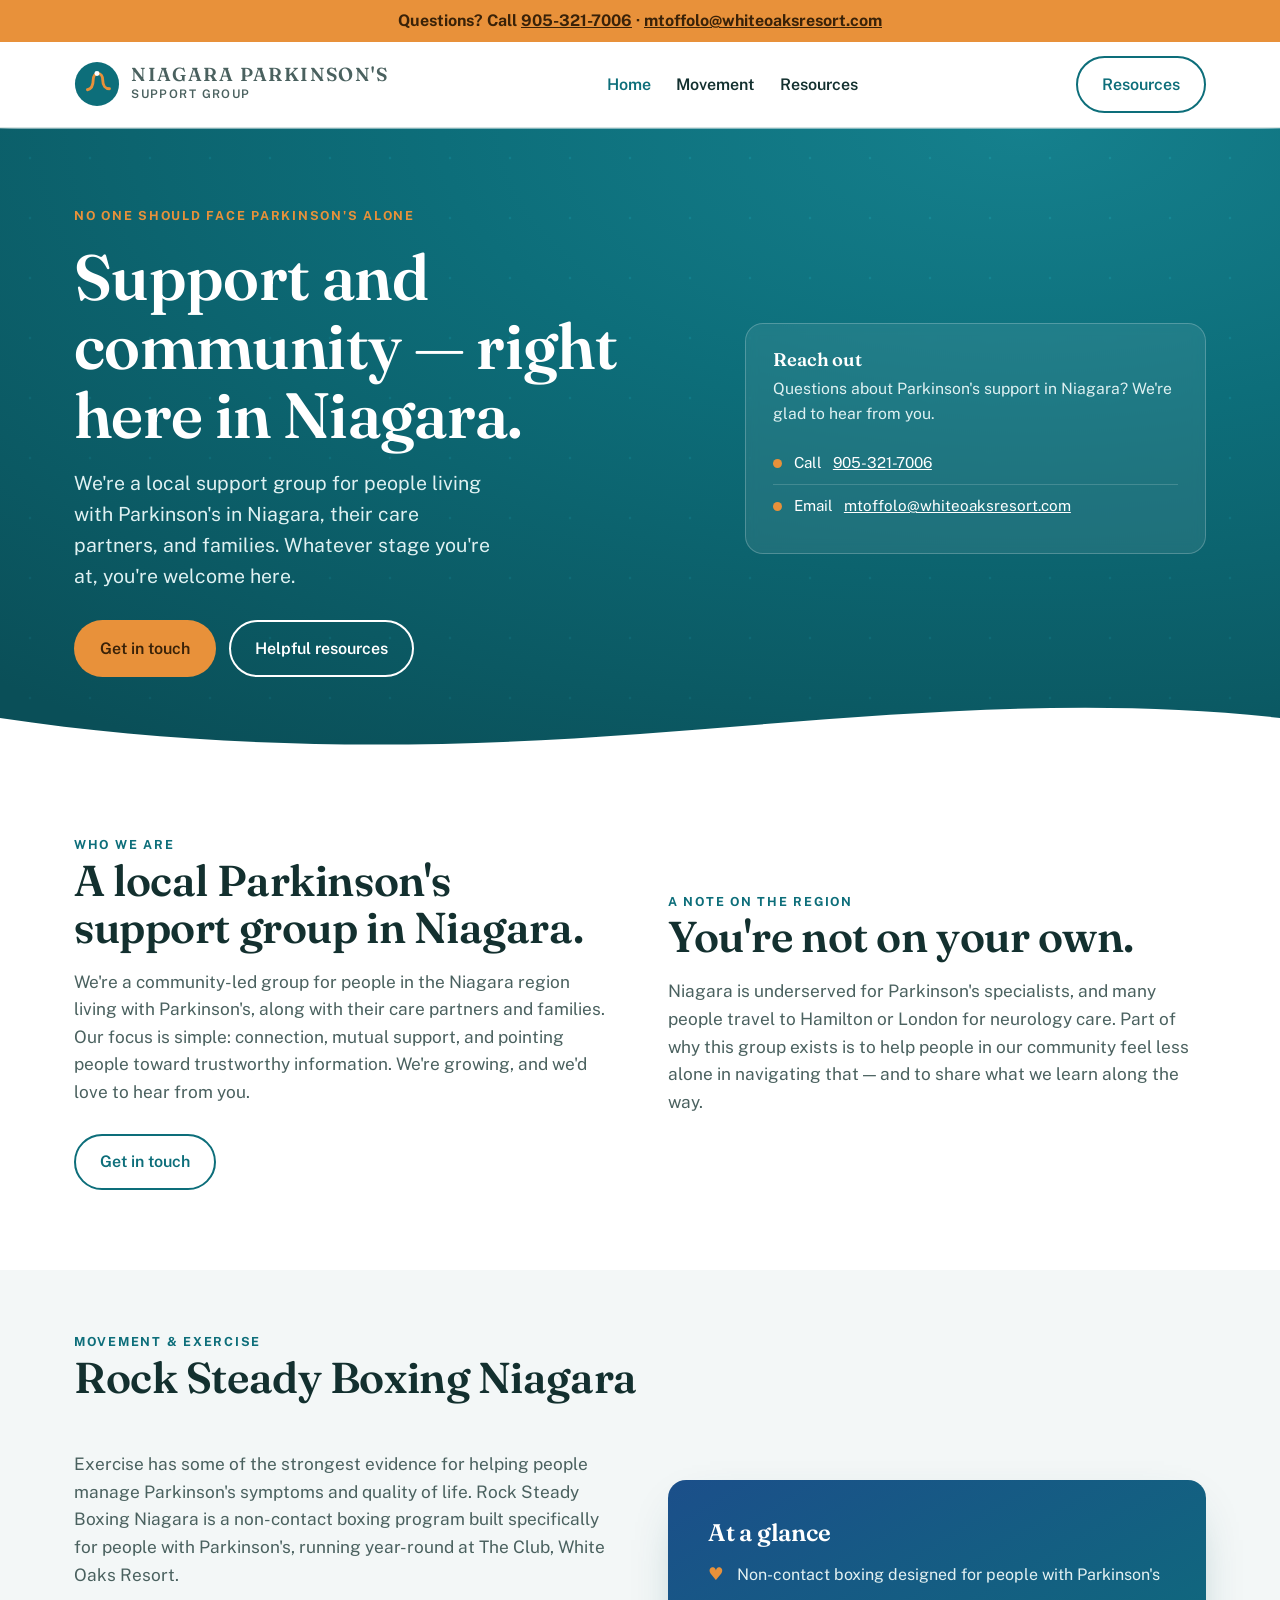
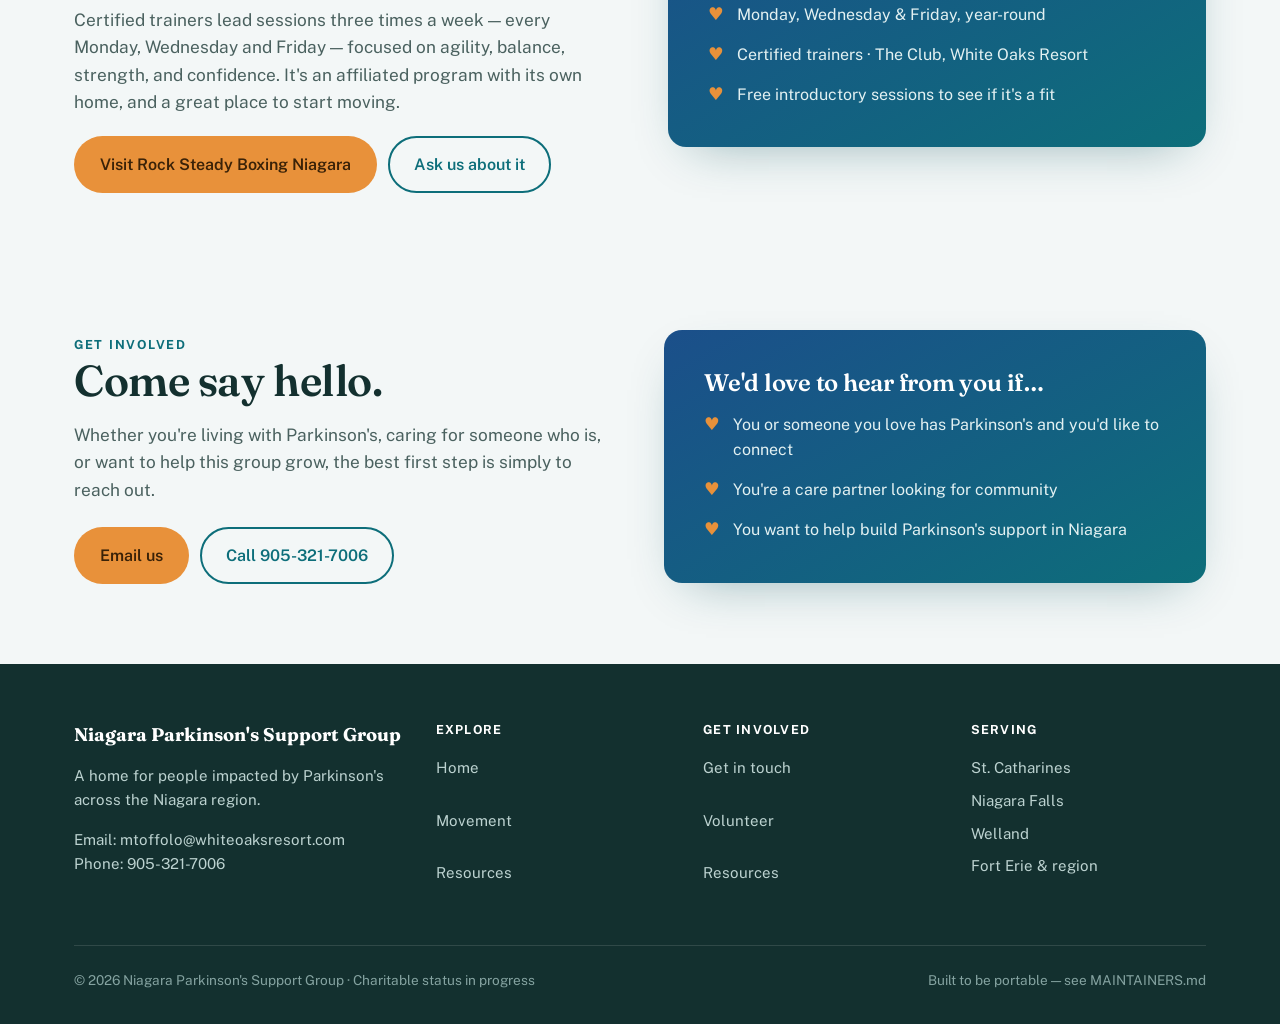
<file: index.html>
<!DOCTYPE html>
<html lang="en">
<head>
<meta charset="UTF-8">
<meta name="viewport" content="width=device-width, initial-scale=1">
<title>Niagara Parkinson's Support Group</title>
<meta name="description" content="A home for people in the Niagara region living with Parkinson's — support, movement, and trusted resources across St. Catharines, Niagara Falls, and Welland.">
<link rel="canonical" href="https://parkinsonsniagara.ca/">
<meta property="og:type" content="website">
<meta property="og:site_name" content="Niagara Parkinson's Support Group">
<meta property="og:title" content="Niagara Parkinson's Support Group">
<meta property="og:description" content="A local support group for people living with Parkinson's in Niagara, their care partners, and families.">
<meta property="og:url" content="https://parkinsonsniagara.ca/">
<meta name="twitter:card" content="summary">
<link rel="preconnect" href="https://fonts.googleapis.com">
<link rel="preconnect" href="https://fonts.gstatic.com" crossorigin>
<link href="https://fonts.googleapis.com/css2?family=Fraunces:opsz,wght@9..144,400;9..144,500;9..144,600;9..144,700&family=Public+Sans:wght@400;500;600;700&display=swap" rel="stylesheet">
<link rel="stylesheet" href="/assets/css/styles.css">
</head>
<body>
<a href="#main" class="skip-link">Skip to content</a>

<!-- Contact always visible without scrolling -->
<div class="contactbar">
  Questions? Call <a href="tel:9053217006">905-321-7006</a> ·
  <a href="mailto:mtoffolo@whiteoaksresort.com">mtoffolo@whiteoaksresort.com</a>
</div>

<header class="main"><div class="wrap">
  <div class="nav" id="nav">
    <a class="brand" href="/index.html">
      <svg class="mark" viewBox="0 0 48 48" fill="none" aria-hidden="true">
        <circle cx="24" cy="24" r="23" fill="#0d6e7a"/>
        <path d="M14 30c4-1 6-5 6-10 0-4 2-7 5-7s5 3 5 7c0 6 3 9 7 9" stroke="#e8913a" stroke-width="3" stroke-linecap="round" fill="none"/>
        <circle cx="24" cy="13" r="2.6" fill="#fff"/>
      </svg>
      <span class="brand-text"><b>Niagara Parkinson's</b><span>Support Group</span></span>
    </a>
    <nav class="navlinks" aria-label="Main">
      <a href="/index.html">Home</a>
      <a href="/index.html#movement">Movement</a>
      <a href="/resources.html">Resources</a>
    </nav>
    <div class="nav-cta">
      <a href="/resources.html" class="btn btn-outline">Resources</a>
      <button class="menu-btn" aria-label="Open menu" aria-expanded="false"
        onclick="var n=document.getElementById('nav');var o=n.classList.toggle('open');this.setAttribute('aria-expanded',o)">
        <svg viewBox="0 0 24 24" fill="none" stroke="#0d6e7a" stroke-width="2" aria-hidden="true"><path d="M3 6h18M3 12h18M3 18h18"/></svg>
      </button>
    </div>
  </div>
</div></header>
<main id="main">
<section class="hero" id="top">
  <div class="wrap">
    <div>
      <span class="eyebrow">No one should face Parkinson's alone</span>
      <h1>Support and community — right here in Niagara.</h1>
      <p class="lead">We're a local support group for people living with Parkinson's in Niagara, their care partners, and families. Whatever stage you're at, you're welcome here.</p>
      <div class="hero-cta">
        <a href="#connect" class="btn btn-primary">Get in touch</a>
        <a href="/resources.html" class="btn btn-ghost">Helpful resources</a>
      </div>
    </div>
    <div class="hero-card" aria-label="Get in touch">
      <h3>Reach out</h3>
      <p>Questions about Parkinson's support in Niagara? We're glad to hear from you.</p>
      <div class="row"><span class="dot"></span> Call <a href="tel:9053217006" style="color:#fff;text-decoration:underline">905-321-7006</a></div>
      <div class="row"><span class="dot"></span> Email <a href="mailto:mtoffolo@whiteoaksresort.com" style="color:#fff;text-decoration:underline">mtoffolo@whiteoaksresort.com</a></div>
    </div>
  </div>
  <div class="river-curve" aria-hidden="true">
    <svg viewBox="0 0 1440 60" preserveAspectRatio="none" style="width:100%;height:48px"><path d="M0 60V20c240 40 480 40 720 20S1200-10 1440 20v40z" fill="#ffffff"/></svg>
  </div>
</section>

<!-- WHO WE ARE -->
<section class="section" id="about">
  <div class="wrap who">
    <div class="copy">
      <span class="eyebrow">Who we are</span>
      <h2>A local Parkinson's support group in Niagara.</h2>
      <p>We're a community-led group for people in the Niagara region living with Parkinson's, along with their care partners and families. Our focus is simple: connection, mutual support, and pointing people toward trustworthy information. We're growing, and we'd love to hear from you.</p>
      <a href="#connect" class="btn btn-outline" style="margin-top:.6rem">Get in touch</a>
    </div>
    <div class="copy">
      <span class="eyebrow">A note on the region</span>
      <h2>You're not on your own.</h2>
      <p>Niagara is underserved for Parkinson's specialists, and many people travel to Hamilton or London for neurology care. Part of why this group exists is to help people in our community feel less alone in navigating that — and to share what we learn along the way.</p>
    </div>
  </div>
</section>

<!-- MOVEMENT -->
<section class="section tight" id="movement" style="background:var(--mist)">
  <div class="wrap">
    <span class="eyebrow">Movement &amp; exercise</span>
    <h2>Rock Steady Boxing Niagara</h2>
    <div class="who" style="margin-top:2rem">
      <div class="copy">
        <p>Exercise has some of the strongest evidence for helping people manage Parkinson's symptoms and quality of life. Rock Steady Boxing Niagara is a non-contact boxing program built specifically for people with Parkinson's, running year-round at The Club, White Oaks Resort.</p>
        <p>Certified trainers lead sessions three times a week — every Monday, Wednesday and Friday — focused on agility, balance, strength, and confidence. It's an affiliated program with its own home, and a great place to start moving.</p>
        <div class="give-actions" style="margin-top:1.2rem">
          <a href="https://rocksteadyboxingniagara.ca" target="_blank" rel="noopener" class="btn btn-primary">Visit Rock Steady Boxing Niagara</a>
          <a href="mailto:mtoffolo@whiteoaksresort.com" class="btn btn-outline">Ask us about it</a>
        </div>
      </div>
      <div class="give-visual">
        <h3>At a glance</h3>
        <ul>
          <li>Non-contact boxing designed for people with Parkinson's</li>
          <li>Monday, Wednesday &amp; Friday, year-round</li>
          <li>Certified trainers · The Club, White Oaks Resort</li>
          <li>Free introductory sessions to see if it's a fit</li>
        </ul>
      </div>
    </div>
  </div>
</section>

<!-- GET INVOLVED -->
<section class="section" id="connect" style="background:var(--mist)">
  <div class="wrap give">
    <div class="copy">
      <span class="eyebrow">Get involved</span>
      <h2>Come say hello.</h2>
      <p>Whether you're living with Parkinson's, caring for someone who is, or want to help this group grow, the best first step is simply to reach out.</p>
      <div class="give-actions">
        <a href="mailto:mtoffolo@whiteoaksresort.com" class="btn btn-primary">Email us</a>
        <a href="tel:9053217006" class="btn btn-outline">Call 905-321-7006</a>
      </div>
    </div>
    <div class="give-visual">
      <h3>We'd love to hear from you if…</h3>
      <ul>
        <li>You or someone you love has Parkinson's and you'd like to connect</li>
        <li>You're a care partner looking for community</li>
        <li>You want to help build Parkinson's support in Niagara</li>
      </ul>
    </div>
  </div>
</section>
</main>

<footer id="contact">
  <div class="wrap">
    <div class="foot-grid">
      <div class="foot-brand">
        <b>Niagara Parkinson's Support Group</b>
        <p>A home for people impacted by Parkinson's across the Niagara region.</p>
        <p>Email: <a href="mailto:mtoffolo@whiteoaksresort.com">mtoffolo@whiteoaksresort.com</a><br>
        Phone: <a href="tel:9053217006">905-321-7006</a></p>
      </div>
      <div>
        <h4>Explore</h4>
        <div class="foot-links">
          <a href="/index.html">Home</a>
            <a href="/index.html#movement">Movement</a>
            <a href="/resources.html">Resources</a>
        </div>
      </div>
      <div>
        <h4>Get involved</h4>
        <div class="foot-links">
          <a href="/index.html#connect">Get in touch</a>
          <a href="/index.html#connect">Volunteer</a>
          <a href="/resources.html">Resources</a>
        </div>
      </div>
      <div>
        <h4>Serving</h4>
        <div class="foot-links">
          <span>St. Catharines</span><span>Niagara Falls</span>
          <span>Welland</span><span>Fort Erie &amp; region</span>
        </div>
      </div>
    </div>
    <div class="foot-bottom">
      <span>© 2026 Niagara Parkinson's Support Group · Charitable status in progress</span>
      <span>Built to be portable — see MAINTAINERS.md</span>
    </div>
  </div>
</footer>

<script src="/assets/js/nav.js" defer></script>
</body>
</html>
</file>
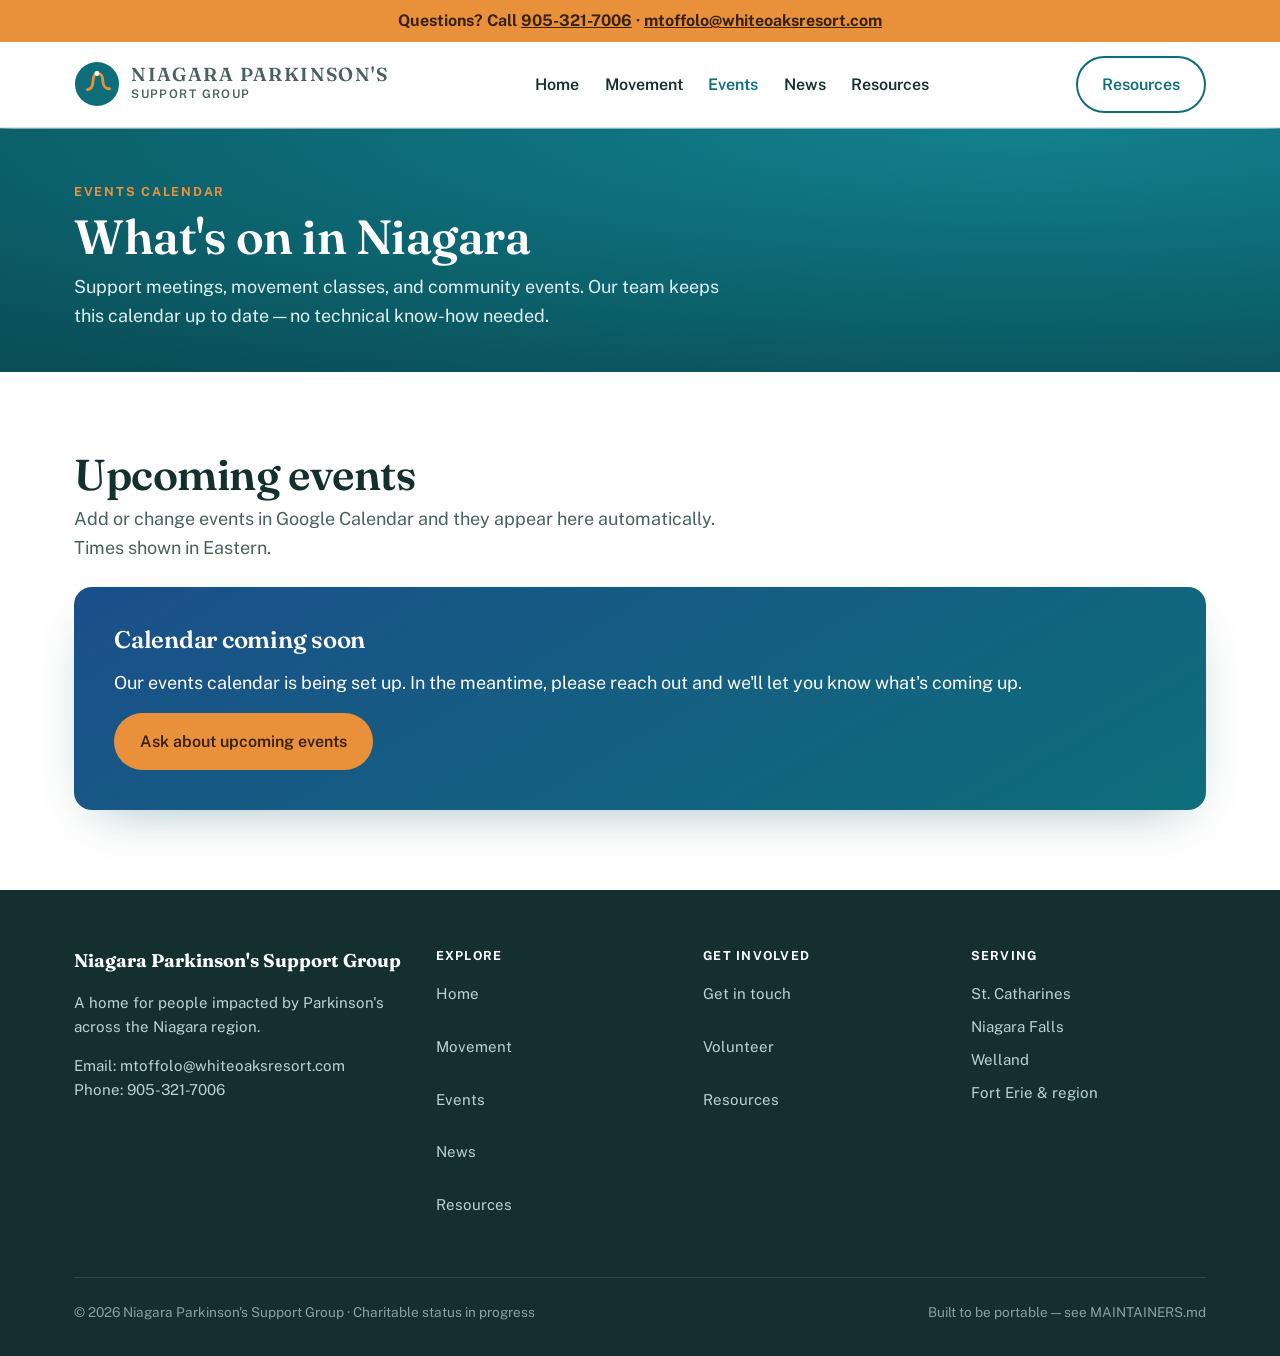
<file: events.html>
<!DOCTYPE html>
<html lang="en">
<head>
<meta charset="UTF-8">
<meta name="viewport" content="width=device-width, initial-scale=1">
<title>Events · Niagara Parkinson's Support Group</title>
<meta name="description" content="Upcoming Parkinson's support meetings, movement classes, and community events across the Niagara region.">
<link rel="canonical" href="https://parkinsonsniagara.ca/events.html">
<meta property="og:type" content="website">
<meta property="og:site_name" content="Niagara Parkinson's Support Group">
<meta property="og:title" content="Events · Niagara Parkinson's Support Group">
<meta property="og:description" content="Upcoming Parkinson's support meetings, movement classes, and community events across the Niagara region.">
<meta property="og:url" content="https://parkinsonsniagara.ca/events.html">
<meta name="twitter:card" content="summary">
<link rel="preconnect" href="https://fonts.googleapis.com">
<link rel="preconnect" href="https://fonts.gstatic.com" crossorigin>
<link href="https://fonts.googleapis.com/css2?family=Fraunces:opsz,wght@9..144,400;9..144,500;9..144,600;9..144,700&family=Public+Sans:wght@400;500;600;700&display=swap" rel="stylesheet">
<link rel="icon" href="/favicon.ico" sizes="32x32">
<link rel="icon" href="/assets/img/favicon.svg" type="image/svg+xml">
<link rel="apple-touch-icon" href="/apple-touch-icon.png">
<link rel="stylesheet" href="/assets/css/styles.css">
</head>
<body>
<a href="#main" class="skip-link">Skip to content</a>

<!-- Contact always visible without scrolling -->
<div class="contactbar">
  Questions? Call <a href="tel:9053217006">905-321-7006</a> ·
  <a href="mailto:mtoffolo@whiteoaksresort.com">mtoffolo@whiteoaksresort.com</a>
</div>

<header class="main"><div class="wrap">
  <div class="nav" id="nav">
    <a class="brand" href="/">
      <svg class="mark" viewBox="0 0 48 48" fill="none" aria-hidden="true">
        <circle cx="24" cy="24" r="23" fill="#0d6e7a"/>
        <path d="M14 30c4-1 6-5 6-10 0-4 2-7 5-7s5 3 5 7c0 6 3 9 7 9" stroke="#e8913a" stroke-width="3" stroke-linecap="round" fill="none"/>
        <circle cx="24" cy="13" r="2.6" fill="#fff"/>
      </svg>
      <span class="brand-text"><b>Niagara Parkinson's</b><span>Support Group</span></span>
    </a>
    <nav class="navlinks" aria-label="Main">
      <a href="/">Home</a>
      <a href="/#movement">Movement</a>
      <a href="/events.html">Events</a>
      <a href="/#news">News</a>
      <a href="/resources.html">Resources</a>
    </nav>
    <div class="nav-cta">
      <a href="/resources.html" class="btn btn-outline">Resources</a>
      <button class="menu-btn" aria-label="Open menu" aria-expanded="false"
        onclick="var n=document.getElementById('nav');var o=n.classList.toggle('open');this.setAttribute('aria-expanded',o)">
        <svg viewBox="0 0 24 24" fill="none" stroke="#0d6e7a" stroke-width="2" aria-hidden="true"><path d="M3 6h18M3 12h18M3 18h18"/></svg>
      </button>
    </div>
  </div>
</div></header>
<main id="main">
<section class="page-hero"><div class="wrap">
  <span class="eyebrow" style="color:var(--amber)">Events calendar</span>
  <h1>What's on in Niagara</h1>
  <p>Support meetings, movement classes, and community events. Our team keeps this calendar up to date — no technical know-how needed.</p>
</div></section>

<section class="section">
  <div class="wrap">
    <h2>Upcoming events</h2>
    <p style="color:var(--slate);max-width:62ch;margin-top:.4rem">Add or change events in Google Calendar and they appear here automatically. Times shown in Eastern.</p>

    <!-- ============================================================
         GOOGLE CALENDAR EMBED
         To go live: in Google Calendar, open the group calendar's
         Settings -> "Integrate calendar", copy the "Calendar ID"
         (looks like abc123@group.calendar.google.com), and paste it
         between the quotes on the data-calendar-id line below.
         Leave it blank and the friendly fallback shows instead.
         ============================================================ -->
    <div id="calendar-embed" data-calendar-id="" data-tz="America/Toronto" style="margin-top:1.5rem"></div>
  </div>
</section>
</main>
<footer id="contact">
  <div class="wrap">
    <div class="foot-grid">
      <div class="foot-brand">
        <b>Niagara Parkinson's Support Group</b>
        <p>A home for people impacted by Parkinson's across the Niagara region.</p>
        <p>Email: <a href="mailto:mtoffolo@whiteoaksresort.com">mtoffolo@whiteoaksresort.com</a><br>
        Phone: <a href="tel:9053217006">905-321-7006</a></p>
      </div>
      <div>
        <h4>Explore</h4>
        <div class="foot-links">
          <a href="/">Home</a>
            <a href="/#movement">Movement</a>
            <a href="/events.html">Events</a>
            <a href="/#news">News</a>
            <a href="/resources.html">Resources</a>
        </div>
      </div>
      <div>
        <h4>Get involved</h4>
        <div class="foot-links">
          <a href="/#connect">Get in touch</a>
          <a href="/#connect">Volunteer</a>
          <a href="/resources.html">Resources</a>
        </div>
      </div>
      <div>
        <h4>Serving</h4>
        <div class="foot-links">
          <span>St. Catharines</span><span>Niagara Falls</span>
          <span>Welland</span><span>Fort Erie &amp; region</span>
        </div>
      </div>
    </div>
    <div class="foot-bottom">
      <span>© 2026 Niagara Parkinson's Support Group · Charitable status in progress</span>
      <span>Built to be portable — see MAINTAINERS.md</span>
    </div>
  </div>
</footer>

<script src="/assets/js/nav.js" defer></script>

<script>
(function(){
  var box=document.getElementById('calendar-embed');
  if(!box) return;
  var id=(box.getAttribute('data-calendar-id')||'').trim();
  var tz=encodeURIComponent(box.getAttribute('data-tz')||'America/Toronto');
  if(id){
    var src='https://calendar.google.com/calendar/embed?src='+encodeURIComponent(id)+
            '&ctz='+tz+'&mode=AGENDA&showTitle=0&showPrint=0&showCalendars=0';
    var f=document.createElement('iframe');
    f.className='embed-frame';
    f.title='Niagara Parkinson\'s Support Group events calendar';
    f.style.minHeight='640px';
    f.loading='lazy';
    f.src=src;
    box.appendChild(f);
  } else {
    box.className='give-visual';
    box.innerHTML='<h3 style="margin-top:0">Calendar coming soon</h3>'+
      '<p style="margin:.4rem 0 1rem">Our events calendar is being set up. In the meantime, please reach out and we\'ll let you know what\'s coming up.</p>'+
      '<a href="mailto:mtoffolo@whiteoaksresort.com" class="btn btn-primary">Ask about upcoming events</a>';
  }
})();
</script>
</body>
</html>
</file>
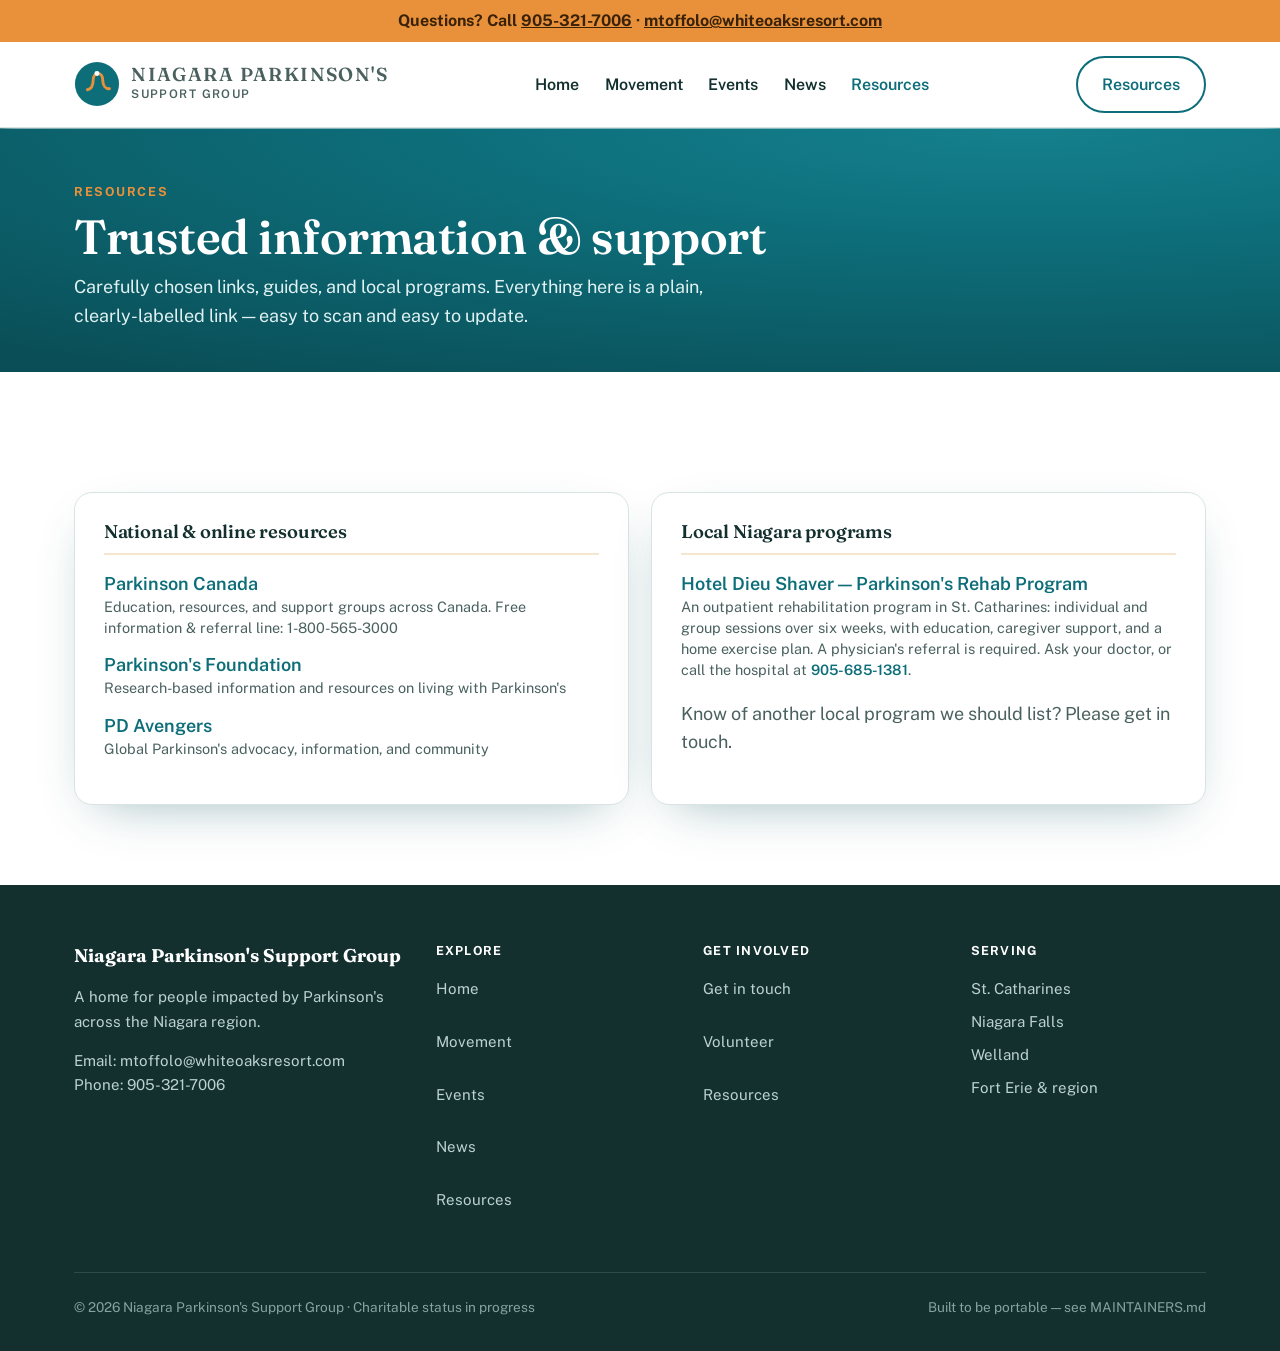
<file: resources.html>
<!DOCTYPE html>
<html lang="en">
<head>
<meta charset="UTF-8">
<meta name="viewport" content="width=device-width, initial-scale=1">
<title>Resources · Niagara Parkinson's Support Group</title>
<meta name="description" content="Trusted Parkinson's information and national resources for people in the Niagara region.">
<link rel="canonical" href="https://parkinsonsniagara.ca/resources.html">
<meta property="og:type" content="website">
<meta property="og:site_name" content="Niagara Parkinson's Support Group">
<meta property="og:title" content="Resources · Niagara Parkinson's Support Group">
<meta property="og:description" content="Trusted Parkinson's information and national resources for people in the Niagara region.">
<meta property="og:url" content="https://parkinsonsniagara.ca/resources.html">
<meta name="twitter:card" content="summary">
<link rel="preconnect" href="https://fonts.googleapis.com">
<link rel="preconnect" href="https://fonts.gstatic.com" crossorigin>
<link href="https://fonts.googleapis.com/css2?family=Fraunces:opsz,wght@9..144,400;9..144,500;9..144,600;9..144,700&family=Public+Sans:wght@400;500;600;700&display=swap" rel="stylesheet">
<link rel="icon" href="/favicon.ico" sizes="32x32">
<link rel="icon" href="/assets/img/favicon.svg" type="image/svg+xml">
<link rel="apple-touch-icon" href="/apple-touch-icon.png">
<link rel="stylesheet" href="/assets/css/styles.css">

</head>
<body>
<a href="#main" class="skip-link">Skip to content</a>

<!-- Contact always visible without scrolling -->
<div class="contactbar">
  Questions? Call <a href="tel:9053217006">905-321-7006</a> ·
  <a href="mailto:mtoffolo@whiteoaksresort.com">mtoffolo@whiteoaksresort.com</a>
</div>

<header class="main"><div class="wrap">
  <div class="nav" id="nav">
    <a class="brand" href="/">
      <svg class="mark" viewBox="0 0 48 48" fill="none" aria-hidden="true">
        <circle cx="24" cy="24" r="23" fill="#0d6e7a"/>
        <path d="M14 30c4-1 6-5 6-10 0-4 2-7 5-7s5 3 5 7c0 6 3 9 7 9" stroke="#e8913a" stroke-width="3" stroke-linecap="round" fill="none"/>
        <circle cx="24" cy="13" r="2.6" fill="#fff"/>
      </svg>
      <span class="brand-text"><b>Niagara Parkinson's</b><span>Support Group</span></span>
    </a>
    <nav class="navlinks" aria-label="Main">
      <a href="/">Home</a>
      <a href="/#movement">Movement</a>
      <a href="/events.html">Events</a>
      <a href="/#news">News</a>
      <a href="/resources.html">Resources</a>
    </nav>
    <div class="nav-cta">
      <a href="/resources.html" class="btn btn-outline">Resources</a>
      <button class="menu-btn" aria-label="Open menu" aria-expanded="false"
        onclick="var n=document.getElementById('nav');var o=n.classList.toggle('open');this.setAttribute('aria-expanded',o)">
        <svg viewBox="0 0 24 24" fill="none" stroke="#0d6e7a" stroke-width="2" aria-hidden="true"><path d="M3 6h18M3 12h18M3 18h18"/></svg>
      </button>
    </div>
  </div>
</div></header>
<main id="main">

<section class="page-hero"><div class="wrap">
  <span class="eyebrow" style="color:var(--amber)">Resources</span>
  <h1>Trusted information &amp; support</h1>
  <p>Carefully chosen links, guides, and local programs. Everything here is a plain, clearly-labelled link — easy to scan and easy to update.</p>
</div></section>

<section class="section">
  <div class="wrap">
    <div class="res-grid">
      <div class="res-col">
        <h3>National &amp; online resources</h3>
        <ul>
          <li><a href="https://www.parkinson.ca" target="_blank" rel="noopener">Parkinson Canada</a>
            <span>Education, resources, and support groups across Canada. Free information &amp; referral line: 1-800-565-3000</span></li>
          <li><a href="https://www.parkinson.org" target="_blank" rel="noopener">Parkinson's Foundation</a>
            <span>Research-based information and resources on living with Parkinson's</span></li>
          <li><a href="https://www.pdavengers.com" target="_blank" rel="noopener">PD Avengers</a>
            <span>Global Parkinson's advocacy, information, and community</span></li>
        </ul>
      </div>
      <div class="res-col">
        <h3>Local Niagara programs</h3>
        <ul>
          <li><a href="https://www.hoteldieushaver.org/site/specialty-programs/parkinsons-rehab-hds" target="_blank" rel="noopener">Hotel Dieu Shaver — Parkinson's Rehab Program</a>
            <span>An outpatient rehabilitation program in St. Catharines: individual and group sessions over six weeks, with education, caregiver support, and a home exercise plan. A physician's referral is required. Ask your doctor, or call the hospital at <a href="tel:9056851381">905-685-1381</a>.</span></li>
        </ul>
        <p style="color:var(--slate);margin-top:1.2rem">Know of another local program we should list? Please <a href="mailto:mtoffolo@whiteoaksresort.com">get in touch</a>.</p>
      </div>
    </div>
  </div>
</section>

</main>
<footer id="contact">
  <div class="wrap">
    <div class="foot-grid">
      <div class="foot-brand">
        <b>Niagara Parkinson's Support Group</b>
        <p>A home for people impacted by Parkinson's across the Niagara region.</p>
        <p>Email: <a href="mailto:mtoffolo@whiteoaksresort.com">mtoffolo@whiteoaksresort.com</a><br>
        Phone: <a href="tel:9053217006">905-321-7006</a></p>
      </div>
      <div>
        <h4>Explore</h4>
        <div class="foot-links">
          <a href="/">Home</a>
            <a href="/#movement">Movement</a>
            <a href="/events.html">Events</a>
            <a href="/#news">News</a>
            <a href="/resources.html">Resources</a>
        </div>
      </div>
      <div>
        <h4>Get involved</h4>
        <div class="foot-links">
          <a href="/#connect">Get in touch</a>
          <a href="/#connect">Volunteer</a>
          <a href="/resources.html">Resources</a>
        </div>
      </div>
      <div>
        <h4>Serving</h4>
        <div class="foot-links">
          <span>St. Catharines</span><span>Niagara Falls</span>
          <span>Welland</span><span>Fort Erie &amp; region</span>
        </div>
      </div>
    </div>
    <div class="foot-bottom">
      <span>© 2026 Niagara Parkinson's Support Group · Charitable status in progress</span>
      <span>Built to be portable — see MAINTAINERS.md</span>
    </div>
  </div>
</footer>

<script src="/assets/js/nav.js" defer></script>

</body>
</html>
</file>
<file: assets/css/styles.css>
:root{
  --river:#0d6e7a;        /* deep Niagara teal */
  --river-dark:#0a4f58;
  --cobalt:#1b4f8a;       /* cobalt accent */
  --amber:#e8913a;        /* warm amber */
  --amber-soft:#f6e6cf;
  --mist:#f3f7f7;         /* pale background */
  --ink:#13302f;          /* near-black green ink */
  --slate:#4a615f;
  --line:#d8e4e3;
  --white:#ffffff;
  --shadow:0 18px 50px -24px rgba(10,79,88,.45);
  --radius:18px;
}
*{box-sizing:border-box}
html{scroll-behavior:smooth}
body{
  margin:0;font-family:"Public Sans",system-ui,sans-serif;color:var(--ink);
  background:var(--white);font-size:18px;line-height:1.6;-webkit-font-smoothing:antialiased;
}
h1,h2,h3{font-family:"Fraunces",Georgia,serif;line-height:1.08;margin:0;letter-spacing:-.01em}
a{color:inherit;text-decoration:none}
img{max-width:100%;display:block}
.wrap{max-width:1180px;margin:0 auto;padding:0 24px}
.btn{
  display:inline-flex;align-items:center;gap:.5rem;font-weight:600;font-size:1rem;
  padding:.85rem 1.5rem;border-radius:999px;transition:.18s ease;cursor:pointer;border:2px solid transparent;
}
.btn-primary{background:var(--amber);color:#3a2208}
.btn-primary:hover{background:#d97f25;transform:translateY(-2px)}
.btn-ghost{border-color:var(--white);color:var(--white)}
.btn-ghost:hover{background:var(--white);color:var(--river-dark)}
.btn-outline{border-color:var(--river);color:var(--river)}
.btn-outline:hover{background:var(--river);color:var(--white)}
.eyebrow{font-family:"Public Sans";font-weight:700;text-transform:uppercase;letter-spacing:.14em;
  font-size:.78rem;color:var(--river);display:inline-block}
:focus-visible{outline:3px solid var(--amber);outline-offset:3px;border-radius:4px}
.skip-link{position:absolute;left:-999px;top:0;z-index:100;background:var(--river-dark);color:#fff;
  padding:.8rem 1.4rem;border-radius:0 0 10px 0;font-weight:700}
.skip-link:focus{left:0}
/* accessibility: comfortable tap targets & spacing for tremor / older users */
.btn,.tab,.navlinks a,.panel-links a,.topbar-links a,.foot-links a{min-height:44px}
.navlinks a,.topbar-links a{display:inline-flex;align-items:center}

/* ---------- top bar ---------- */
.topbar{background:var(--river-dark);color:#cdeef0;font-size:.85rem}
.topbar .wrap{display:flex;justify-content:space-between;align-items:center;gap:1rem;padding:.5rem 24px;flex-wrap:wrap}
.topbar a{color:#cdeef0;font-weight:500}
.topbar a:hover{color:var(--white)}
.topbar-links{display:flex;gap:1.25rem;flex-wrap:wrap}

/* ---------- header / nav ---------- */
header.main{position:sticky;top:0;z-index:40;background:rgba(255,255,255,.92);
  backdrop-filter:blur(10px);border-bottom:1px solid var(--line)}
.nav{display:flex;align-items:center;justify-content:space-between;padding:.9rem 0;gap:1rem}
.brand{display:flex;align-items:center;gap:.7rem}
.brand .mark{width:46px;height:46px;flex:0 0 auto}
.brand b{font-family:"Fraunces";font-size:1.18rem;font-weight:600;line-height:1.05;display:block}
.brand span{font-size:.74rem;letter-spacing:.12em;text-transform:uppercase;color:var(--slate);font-weight:600}
.navlinks{display:flex;align-items:center;gap:1.6rem;font-weight:600;font-size:1rem}
.navlinks a:hover{color:var(--river)}
.nav-cta{display:flex;gap:.6rem;align-items:center}
.menu-btn{display:none;background:none;border:0;cursor:pointer}
.menu-btn svg{width:30px;height:30px}

/* ---------- hero ---------- */
.hero{position:relative;background:
  radial-gradient(120% 120% at 80% 0%,#15808d 0%,var(--river) 38%,var(--river-dark) 100%);
  color:var(--white);overflow:hidden}
.hero::after{content:"";position:absolute;inset:0;opacity:.12;mix-blend-mode:overlay;
  background-image:url('data:image/svg+xml;utf8,<svg xmlns="http://www.w3.org/2000/svg" width="60" height="60"><circle cx="30" cy="30" r="1.2" fill="white"/></svg>')}
.hero .wrap{position:relative;z-index:2;display:grid;grid-template-columns:1.15fr .85fr;gap:3rem;
  align-items:center;padding-top:4.5rem;padding-bottom:4.5rem}
.hero .eyebrow{color:var(--amber)}
.hero h1{font-size:clamp(2.6rem,5vw,4rem);font-weight:600;margin:.8rem 0 1.1rem}
.hero p.lead{font-size:1.22rem;color:#dff1f2;max-width:36ch;margin:0 0 1.8rem}
.hero-cta{display:flex;gap:.8rem;flex-wrap:wrap}
.hero-card{background:rgba(255,255,255,.08);border:1px solid rgba(255,255,255,.22);
  border-radius:var(--radius);padding:1.6rem 1.7rem;backdrop-filter:blur(6px)}
.hero-card h3{font-size:1.15rem;font-weight:600;margin-bottom:.4rem;color:var(--white)}
.hero-card p{color:#dff1f2;font-size:.98rem;margin:0 0 1rem}
.hero-card .row{display:flex;align-items:center;gap:.7rem;padding:.55rem 0;border-top:1px solid rgba(255,255,255,.16);font-size:.95rem}
.hero-card .row:first-of-type{border-top:0}
.hero-card .dot{width:9px;height:9px;border-radius:50%;background:var(--amber);flex:0 0 auto}
.river-curve{position:absolute;left:0;right:0;bottom:-1px;z-index:1;line-height:0}

/* ---------- first-of-kind banner ---------- */
.firstband{background:var(--amber-soft);border-bottom:1px solid #ecdcc4}
.firstband .wrap{display:flex;gap:1rem;align-items:center;justify-content:center;
  padding:.9rem 24px;text-align:center;flex-wrap:wrap}
.firstband b{color:#9a5410}
.firstband .pill{background:#fff;border:1px solid #e6c89c;border-radius:999px;
  padding:.2rem .8rem;font-size:.8rem;font-weight:700;color:#9a5410;letter-spacing:.04em}

/* ---------- help-you tabs ---------- */
.section{padding:5rem 0}
.section.tight{padding:3.5rem 0}
.section h2{font-size:clamp(1.9rem,3.4vw,2.7rem);font-weight:600}
.help{background:var(--mist)}
.help .head{text-align:center;max-width:60ch;margin:0 auto 2.5rem}
.help .head p{color:var(--slate);margin-top:.6rem}
.tabs{display:flex;gap:.5rem;justify-content:center;flex-wrap:wrap;margin-bottom:2rem}
.tab{border:1.5px solid var(--line);background:var(--white);border-radius:999px;
  padding:.65rem 1.3rem;font-weight:600;cursor:pointer;font-size:.98rem;color:var(--slate);transition:.15s}
.tab[aria-selected="true"]{background:var(--river);border-color:var(--river);color:var(--white)}
.tab:hover{border-color:var(--river)}
.panel{display:none;background:var(--white);border:1px solid var(--line);border-radius:var(--radius);
  padding:2rem;box-shadow:var(--shadow);max-width:880px;margin:0 auto}
.panel[aria-hidden="false"]{display:block;animation:fade .3s ease}
@keyframes fade{from{opacity:0;transform:translateY(8px)}to{opacity:1;transform:none}}
.panel h3{font-size:1.3rem;margin-bottom:1rem}
.panel-links{display:grid;grid-template-columns:1fr 1fr;gap:.7rem}
.panel-links a{display:flex;align-items:center;gap:.7rem;padding:.85rem 1rem;border-radius:12px;
  background:var(--mist);font-weight:600;font-size:.98rem;transition:.15s}
.panel-links a:hover{background:var(--amber-soft);transform:translateX(3px)}
.panel-links .arrow{margin-left:auto;color:var(--amber);font-weight:700}

/* ---------- stats / who we are ---------- */
.who{display:grid;grid-template-columns:1fr 1fr;gap:3.5rem;align-items:center}
.who .copy p{color:var(--slate);font-size:1.08rem}
.statgrid{display:grid;grid-template-columns:1fr 1fr;gap:1.2rem}
.stat{background:var(--mist);border:1px solid var(--line);border-radius:var(--radius);padding:1.5rem}
.stat .num{font-family:"Fraunces";font-size:2.6rem;font-weight:600;color:var(--river);line-height:1}
.stat .lbl{color:var(--slate);font-size:.92rem;margin-top:.5rem}
.stat.amber{background:var(--amber-soft);border-color:#ecdcc4}
.stat.amber .num{color:#b96a14}

/* ---------- programs ---------- */
.prog-grid{display:grid;grid-template-columns:repeat(3,1fr);gap:1.5rem;margin-top:2.5rem}
.card{background:var(--white);border:1px solid var(--line);border-radius:var(--radius);overflow:hidden;
  box-shadow:var(--shadow);display:flex;flex-direction:column;transition:.2s}
.card:hover{transform:translateY(-5px)}
.card .ph{height:9px;background:linear-gradient(90deg,var(--river),var(--cobalt))}
.card.amber .ph{background:linear-gradient(90deg,var(--amber),#d97f25)}
.card .body{padding:1.5rem;display:flex;flex-direction:column;gap:.6rem;flex:1}
.card .icon{width:48px;height:48px;border-radius:12px;background:var(--mist);display:grid;place-items:center;
  font-size:1.5rem;margin-bottom:.3rem}
.card h3{font-size:1.25rem;font-weight:600}
.card p{color:var(--slate);font-size:.97rem;margin:0;flex:1}
.card .more{font-weight:700;color:var(--river);font-size:.95rem;margin-top:.4rem}

/* ---------- events ---------- */
.events{background:var(--river-dark);color:var(--white)}
.events h2{color:var(--white)}
.events .eyebrow{color:var(--amber)}
.ev-list{margin-top:2.5rem;display:flex;flex-direction:column;gap:1rem}
.ev{display:grid;grid-template-columns:auto 1fr auto;gap:1.6rem;align-items:center;
  background:rgba(255,255,255,.06);border:1px solid rgba(255,255,255,.15);border-radius:var(--radius);padding:1.4rem 1.7rem}
.ev .date{text-align:center;border-right:1px solid rgba(255,255,255,.2);padding-right:1.6rem}
.ev .date .d{font-family:"Fraunces";font-size:2rem;font-weight:600;line-height:1;color:var(--amber)}
.ev .date .m{text-transform:uppercase;letter-spacing:.1em;font-size:.78rem;color:#cdeef0}
.ev h3{font-size:1.2rem;font-weight:600}
.ev p{margin:.25rem 0 0;color:#cdeef0;font-size:.95rem}

/* ---------- help band ---------- */
.give{display:grid;grid-template-columns:1fr 1fr;gap:3rem;align-items:center}
.give .copy p{color:var(--slate);font-size:1.08rem}
.give-actions{display:flex;flex-wrap:wrap;gap:.7rem;margin-top:1.4rem}
.give-visual{background:linear-gradient(150deg,var(--cobalt),var(--river));border-radius:var(--radius);
  padding:2.5rem;color:var(--white);box-shadow:var(--shadow)}
.give-visual h3{font-size:1.5rem;font-weight:600;margin-bottom:1rem;color:var(--white)}
.give-visual ul{list-style:none;padding:0;margin:0;display:flex;flex-direction:column;gap:.9rem}
.give-visual li{display:flex;gap:.8rem;align-items:flex-start;color:#e3f1f2;font-size:1rem}
.give-visual li::before{content:"♥";color:var(--amber);font-size:1.1rem;line-height:1.4}

/* ---------- story ---------- */
.story{background:var(--amber-soft)}
.story .wrap{display:grid;grid-template-columns:.9fr 1.1fr;gap:3rem;align-items:center}
.story .quote{font-family:"Fraunces";font-size:1.7rem;font-weight:500;line-height:1.3;color:var(--ink)}
.story .who-said{margin-top:1.2rem;font-weight:700;color:#9a5410}
.story .who-said span{display:block;font-weight:500;color:var(--slate);font-size:.95rem;font-family:"Public Sans"}
.story-photo{aspect-ratio:4/3;background:linear-gradient(135deg,#cfe6e7,#9fc9cb);border-radius:var(--radius);
  display:grid;place-items:center;color:var(--river-dark);box-shadow:var(--shadow)}

/* ---------- meeting / find us ---------- */
.meet{display:grid;grid-template-columns:1fr 1fr;gap:2.5rem;align-items:stretch}
.meet-card{background:var(--white);border:1px solid var(--line);border-radius:var(--radius);
  padding:2rem;box-shadow:var(--shadow)}
.meet-card h3{font-size:1.4rem;font-weight:600;margin-bottom:.4rem}
.meet-card .when{font-family:"Fraunces";font-size:1.2rem;color:var(--river);font-weight:600;margin:.3rem 0 1rem}
.meet-card address{font-style:normal;color:var(--slate);line-height:1.7}
.meet-card .tag{display:inline-block;background:var(--amber-soft);color:#9a5410;font-weight:700;
  font-size:.8rem;padding:.25rem .7rem;border-radius:999px;margin-bottom:1rem}
.review{color:#b96a14;font-weight:600;font-size:.85rem}

/* ---------- resources ---------- */
.res-grid{display:grid;grid-template-columns:1fr 1fr;gap:1.4rem;margin-top:2.5rem}
.res-col{background:var(--white);border:1px solid var(--line);border-radius:var(--radius);padding:1.8rem;box-shadow:var(--shadow)}
.res-col h3{font-size:1.15rem;font-weight:600;margin-bottom:1rem;padding-bottom:.7rem;border-bottom:2px solid var(--amber-soft)}
.res-col ul{list-style:none;margin:0;padding:0;display:flex;flex-direction:column;gap:.85rem}
.res-col li{line-height:1.45}
.res-col li a{color:var(--river);font-weight:600}
.res-col li a:hover{text-decoration:underline}
.res-col li span{display:block;color:var(--slate);font-size:.9rem}

/* ---------- newsletter ---------- */
.signup{background:var(--river);color:var(--white);text-align:center}
.signup h2{color:var(--white)}
.signup p{color:#dff1f2;max-width:48ch;margin:.7rem auto 1.6rem}
.signup form{display:flex;gap:.6rem;max-width:480px;margin:0 auto;flex-wrap:wrap;justify-content:center}
.signup input{flex:1;min-width:220px;padding:.9rem 1.1rem;border-radius:999px;border:0;font-size:1rem;font-family:inherit}

/* ---------- footer ---------- */
footer{background:var(--ink);color:#bcd2d0;padding:3.5rem 0 2rem;font-size:.94rem}
.foot-grid{display:grid;grid-template-columns:1.4fr 1fr 1fr 1fr;gap:2rem}
footer h4{font-family:"Public Sans";text-transform:uppercase;letter-spacing:.1em;font-size:.78rem;
  color:var(--white);margin:0 0 1rem}
footer a{color:#bcd2d0}footer a:hover{color:var(--amber)}
.foot-links{display:flex;flex-direction:column;gap:.55rem}
.foot-brand b{font-family:"Fraunces";color:var(--white);font-size:1.15rem;display:block;margin-bottom:.6rem}
.foot-bottom{border-top:1px solid rgba(255,255,255,.12);margin-top:2.5rem;padding-top:1.5rem;
  display:flex;justify-content:space-between;gap:1rem;flex-wrap:wrap;font-size:.85rem;color:#85a3a1}
.draft-note{background:#13302f;color:#7fb0ad;text-align:center;font-size:.8rem;padding:.6rem 24px;letter-spacing:.03em}

@media(max-width:980px){
  .hero .wrap,.who,.give,.story .wrap{grid-template-columns:1fr;gap:2.2rem}
  .prog-grid{grid-template-columns:1fr 1fr}
  .foot-grid{grid-template-columns:1fr 1fr}
  .navlinks{display:none}
  .menu-btn{display:block}
  .nav.open .navlinks{display:flex;flex-direction:column;position:absolute;top:100%;left:0;right:0;
    background:var(--white);padding:1.2rem 24px;gap:1rem;border-bottom:1px solid var(--line);box-shadow:var(--shadow)}
}
@media(max-width:620px){
  .prog-grid,.panel-links,.statgrid{grid-template-columns:1fr}
  .ev{grid-template-columns:1fr;text-align:center}
  .ev .date{border-right:0;border-bottom:1px solid rgba(255,255,255,.2);padding:0 0 .8rem}
  .ev .btn{justify-self:center}
  .foot-grid{grid-template-columns:1fr}
}
@media(prefers-reduced-motion:reduce){*{animation:none!important;transition:none!important;scroll-behavior:auto}}

/* ===== handoff additions ===== */
/* persistent contact bar visible on every page without scrolling */
.contactbar{position:sticky;top:0;z-index:60;background:var(--amber);color:#3a2208;
  font-weight:700;text-align:center;padding:.5rem 1rem;font-size:1rem}
.contactbar a{color:#3a2208;text-decoration:underline}
/* feature embeds */
.embed-frame{width:100%;min-height:640px;border:1px solid var(--line);border-radius:var(--radius);
  box-shadow:var(--shadow);background:#fff}
.page-hero{background:radial-gradient(120% 120% at 80% 0%,#15808d 0%,var(--river) 38%,var(--river-dark) 100%);
  color:#fff;padding:3rem 0 2.6rem}
.page-hero h1{font-size:clamp(2rem,4vw,3rem);font-weight:600;margin:.4rem 0 .6rem}
.page-hero p{color:#dff1f2;max-width:60ch;margin:0}
.news-list{display:grid;gap:1.1rem;margin-top:1.5rem}
.news-item{background:#fff;border:1px solid var(--line);border-radius:var(--radius);padding:1.4rem 1.6rem;box-shadow:var(--shadow)}
.news-item h3{font-size:1.2rem;font-weight:600;margin:0 0 .3rem}
.news-item h3 a{color:var(--river)}
.news-item .src{font-size:.82rem;text-transform:uppercase;letter-spacing:.08em;color:var(--amber);font-weight:700}
.news-item p{color:var(--slate);margin:.5rem 0 0;font-size:.98rem}
.news-status{color:var(--slate);padding:1.5rem 0}

/* ===== News & Events on home (added for dynamic sections) ===== */
.home-feed{display:grid;grid-template-columns:1.3fr 1fr;gap:2.5rem;align-items:start}
@media(max-width:800px){.home-feed{grid-template-columns:1fr;gap:2rem}}
.feed-head{display:flex;align-items:baseline;justify-content:space-between;gap:1rem;flex-wrap:wrap;margin-bottom:1.1rem}
.feed-head h2{margin:0}
.freshness{font-size:.82rem;font-weight:600;white-space:nowrap}
.freshness.fresh{color:var(--slate)}
.freshness.stale{color:#b45309}
.feed-empty{color:var(--slate);background:var(--mist);border:1px solid var(--line);
  border-radius:var(--radius);padding:1.2rem 1.4rem}
.ev-list{list-style:none;margin:0;padding:0;display:flex;flex-direction:column;gap:.9rem}
.ev-item{display:flex;gap:1rem;align-items:flex-start;background:#fff;border:1px solid var(--line);
  border-radius:var(--radius);padding:1rem 1.1rem}
.ev-date{flex:0 0 auto;text-align:center;min-width:3.2rem;line-height:1.1}
.ev-date .d{font-size:1.5rem;font-weight:700;color:var(--river)}
.ev-date .mo{font-size:.72rem;font-weight:700;letter-spacing:.06em;text-transform:uppercase;color:var(--amber)}
.ev-body h3{font-size:1.05rem;font-weight:600;margin:0 0 .15rem}
.ev-body p{margin:0;color:var(--slate);font-size:.9rem}
.news-item .body{color:var(--slate);margin:.35rem 0 0;font-size:.97rem}
.news-item + .news-item{margin-top:1rem}
.feed-foot{margin-top:1.2rem}
</file>
